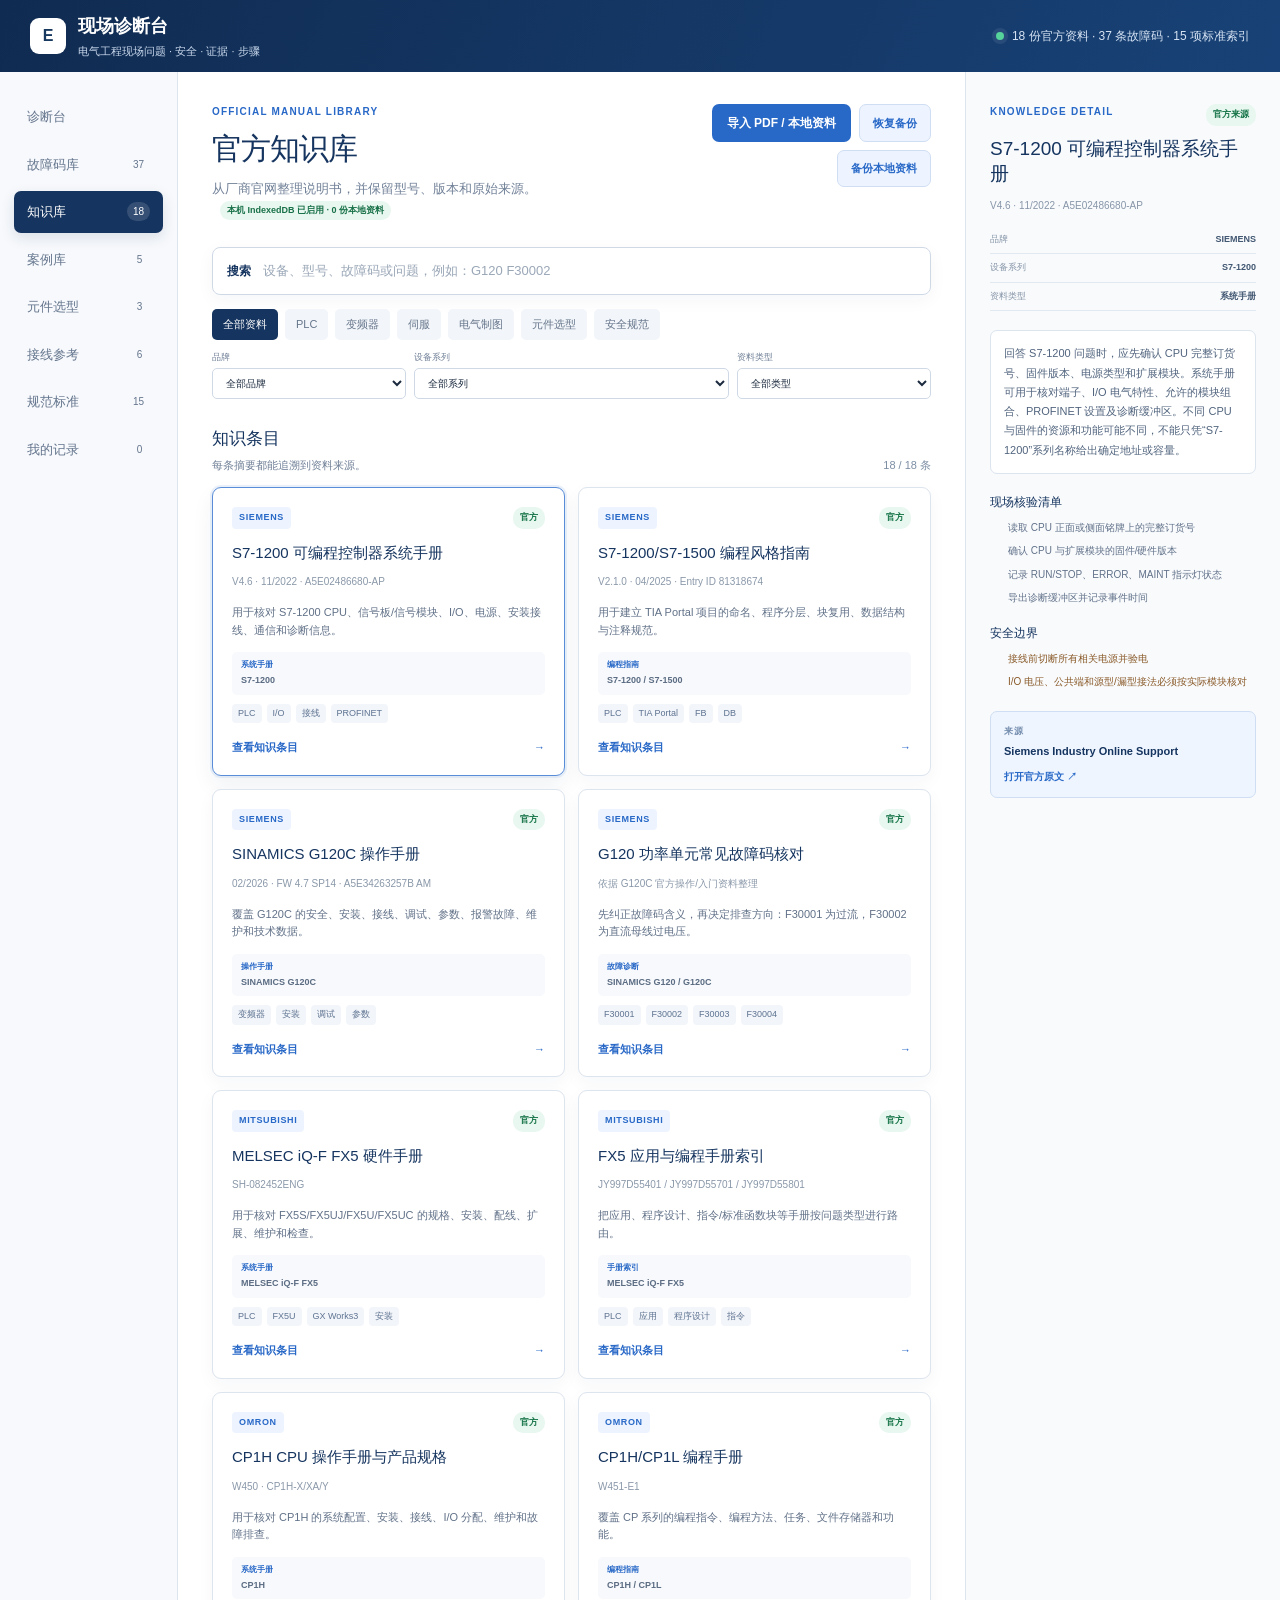
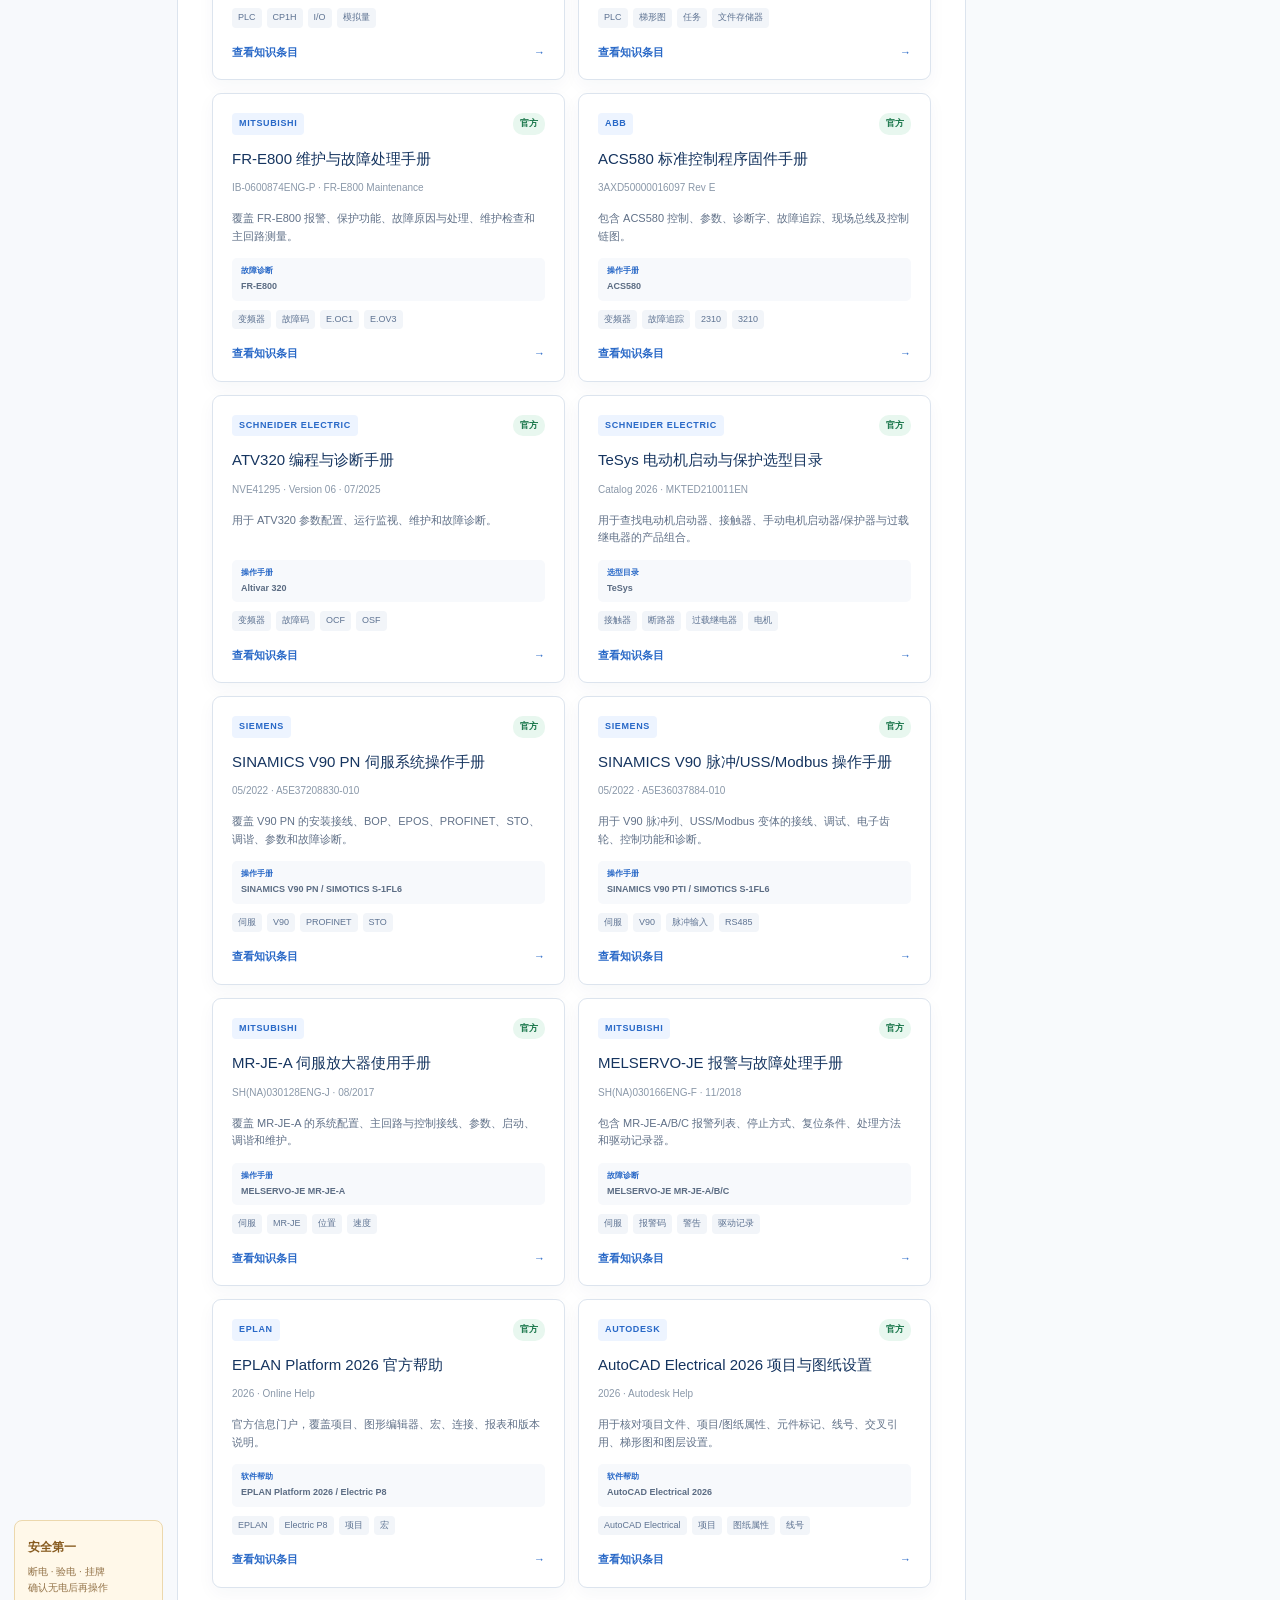
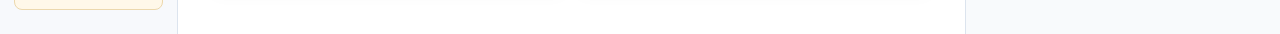
<file: index.html>
<!doctype html>
<html lang="zh-CN">
  <head>
    <meta charset="UTF-8" />
    <meta name="viewport" content="width=device-width, initial-scale=1.0" />
    <meta name="theme-color" content="#15345f" />
    <meta name="description" content="面向电气自动化现场问题的官方知识库、安全诊断与可追溯依据。" />
    <link rel="icon" href="./favicon.svg" />
    <title>现场诊断台</title>
    <script type="module" crossorigin src="./assets/index-B44Z0kne.js"></script>
    <link rel="stylesheet" crossorigin href="./assets/index-DwEhywkQ.css">
  </head>
  <body>
    <div id="root"></div>
  </body>
</html>
</file>
<file: assets/index-DwEhywkQ.css>
/*! tailwindcss v4.2.1 | MIT License | https://tailwindcss.com */
@layer properties{@supports (((-webkit-hyphens:none)) and (not (margin-trim:inline))) or ((-moz-orient:inline) and (not (color:rgb(from red r g b)))){*,:before,:after,::backdrop{--tw-rotate-x:initial;--tw-rotate-y:initial;--tw-rotate-z:initial;--tw-skew-x:initial;--tw-skew-y:initial;--tw-border-style:solid;--tw-shadow:0 0 #0000;--tw-shadow-color:initial;--tw-shadow-alpha:100%;--tw-inset-shadow:0 0 #0000;--tw-inset-shadow-color:initial;--tw-inset-shadow-alpha:100%;--tw-ring-color:initial;--tw-ring-shadow:0 0 #0000;--tw-inset-ring-color:initial;--tw-inset-ring-shadow:0 0 #0000;--tw-ring-inset:initial;--tw-ring-offset-width:0px;--tw-ring-offset-color:#fff;--tw-ring-offset-shadow:0 0 #0000;--tw-outline-style:solid;--tw-blur:initial;--tw-brightness:initial;--tw-contrast:initial;--tw-grayscale:initial;--tw-hue-rotate:initial;--tw-invert:initial;--tw-opacity:initial;--tw-saturate:initial;--tw-sepia:initial;--tw-drop-shadow:initial;--tw-drop-shadow-color:initial;--tw-drop-shadow-alpha:100%;--tw-drop-shadow-size:initial;--tw-backdrop-blur:initial;--tw-backdrop-brightness:initial;--tw-backdrop-contrast:initial;--tw-backdrop-grayscale:initial;--tw-backdrop-hue-rotate:initial;--tw-backdrop-invert:initial;--tw-backdrop-opacity:initial;--tw-backdrop-saturate:initial;--tw-backdrop-sepia:initial}}}@layer theme{:root,:host{--font-sans:ui-sans-serif, system-ui, sans-serif, "Apple Color Emoji", "Segoe UI Emoji", "Segoe UI Symbol", "Noto Color Emoji";--font-mono:ui-monospace, SFMono-Regular, Menlo, Monaco, Consolas, "Liberation Mono", "Courier New", monospace;--spacing:.25rem;--default-font-family:var(--font-sans);--default-mono-font-family:var(--font-mono)}}@layer base{*,:after,:before,::backdrop{box-sizing:border-box;border:0 solid;margin:0;padding:0}::file-selector-button{box-sizing:border-box;border:0 solid;margin:0;padding:0}html,:host{-webkit-text-size-adjust:100%;tab-size:4;line-height:1.5;font-family:var(--default-font-family,ui-sans-serif, system-ui, sans-serif, "Apple Color Emoji", "Segoe UI Emoji", "Segoe UI Symbol", "Noto Color Emoji");font-feature-settings:var(--default-font-feature-settings,normal);font-variation-settings:var(--default-font-variation-settings,normal);-webkit-tap-highlight-color:transparent}hr{height:0;color:inherit;border-top-width:1px}abbr:where([title]){-webkit-text-decoration:underline dotted;text-decoration:underline dotted}h1,h2,h3,h4,h5,h6{font-size:inherit;font-weight:inherit}a{color:inherit;-webkit-text-decoration:inherit;-webkit-text-decoration:inherit;-webkit-text-decoration:inherit;-webkit-text-decoration:inherit;text-decoration:inherit}b,strong{font-weight:bolder}code,kbd,samp,pre{font-family:var(--default-mono-font-family,ui-monospace, SFMono-Regular, Menlo, Monaco, Consolas, "Liberation Mono", "Courier New", monospace);font-feature-settings:var(--default-mono-font-feature-settings,normal);font-variation-settings:var(--default-mono-font-variation-settings,normal);font-size:1em}small{font-size:80%}sub,sup{vertical-align:baseline;font-size:75%;line-height:0;position:relative}sub{bottom:-.25em}sup{top:-.5em}table{text-indent:0;border-color:inherit;border-collapse:collapse}:-moz-focusring{outline:auto}progress{vertical-align:baseline}summary{display:list-item}ol,ul,menu{list-style:none}img,svg,video,canvas,audio,iframe,embed,object{vertical-align:middle;display:block}img,video{max-width:100%;height:auto}button,input,select,optgroup,textarea{font:inherit;font-feature-settings:inherit;font-variation-settings:inherit;letter-spacing:inherit;color:inherit;opacity:1;background-color:#0000;border-radius:0}::file-selector-button{font:inherit;font-feature-settings:inherit;font-variation-settings:inherit;letter-spacing:inherit;color:inherit;opacity:1;background-color:#0000;border-radius:0}:where(select:is([multiple],[size])) optgroup{font-weight:bolder}:where(select:is([multiple],[size])) optgroup option{padding-inline-start:20px}::file-selector-button{margin-inline-end:4px}::placeholder{opacity:1}@supports (not ((-webkit-appearance:-apple-pay-button))) or (contain-intrinsic-size:1px){::placeholder{color:currentColor}@supports (color:color-mix(in lab, red, red)){::placeholder{color:color-mix(in oklab, currentcolor 50%, transparent)}}}textarea{resize:vertical}::-webkit-search-decoration{-webkit-appearance:none}::-webkit-date-and-time-value{min-height:1lh;text-align:inherit}::-webkit-datetime-edit{display:inline-flex}::-webkit-datetime-edit-fields-wrapper{padding:0}::-webkit-datetime-edit{padding-block:0}::-webkit-datetime-edit-year-field{padding-block:0}::-webkit-datetime-edit-month-field{padding-block:0}::-webkit-datetime-edit-day-field{padding-block:0}::-webkit-datetime-edit-hour-field{padding-block:0}::-webkit-datetime-edit-minute-field{padding-block:0}::-webkit-datetime-edit-second-field{padding-block:0}::-webkit-datetime-edit-millisecond-field{padding-block:0}::-webkit-datetime-edit-meridiem-field{padding-block:0}::-webkit-calendar-picker-indicator{line-height:1}:-moz-ui-invalid{box-shadow:none}button,input:where([type=button],[type=reset],[type=submit]){appearance:button}::file-selector-button{appearance:button}::-webkit-inner-spin-button{height:auto}::-webkit-outer-spin-button{height:auto}[hidden]:where(:not([hidden=until-found])){display:none!important}}@layer components;@layer utilities{.invisible{visibility:hidden}.visible{visibility:visible}.absolute{position:absolute}.relative{position:relative}.static{position:static}.start{inset-inline-start:var(--spacing)}.end{inset-inline-end:var(--spacing)}.container{width:100%}@media (width>=40rem){.container{max-width:40rem}}@media (width>=48rem){.container{max-width:48rem}}@media (width>=64rem){.container{max-width:64rem}}@media (width>=80rem){.container{max-width:80rem}}@media (width>=96rem){.container{max-width:96rem}}.block{display:block}.flex{display:flex}.hidden{display:none}.inline{display:inline}.table{display:table}.table-cell{display:table-cell}.transform{transform:var(--tw-rotate-x,) var(--tw-rotate-y,) var(--tw-rotate-z,) var(--tw-skew-x,) var(--tw-skew-y,)}.resize{resize:both}.truncate{text-overflow:ellipsis;white-space:nowrap;overflow:hidden}.border{border-style:var(--tw-border-style);border-width:1px}.italic{font-style:italic}.line-through{text-decoration-line:line-through}.overline{text-decoration-line:overline}.underline{text-decoration-line:underline}.ring{--tw-ring-shadow:var(--tw-ring-inset,) 0 0 0 calc(1px + var(--tw-ring-offset-width)) var(--tw-ring-color,currentcolor);box-shadow:var(--tw-inset-shadow), var(--tw-inset-ring-shadow), var(--tw-ring-offset-shadow), var(--tw-ring-shadow), var(--tw-shadow)}.outline{outline-style:var(--tw-outline-style);outline-width:1px}.blur{--tw-blur:blur(8px);filter:var(--tw-blur,) var(--tw-brightness,) var(--tw-contrast,) var(--tw-grayscale,) var(--tw-hue-rotate,) var(--tw-invert,) var(--tw-saturate,) var(--tw-sepia,) var(--tw-drop-shadow,)}.filter{filter:var(--tw-blur,) var(--tw-brightness,) var(--tw-contrast,) var(--tw-grayscale,) var(--tw-hue-rotate,) var(--tw-invert,) var(--tw-saturate,) var(--tw-sepia,) var(--tw-drop-shadow,)}.filter\!{filter:var(--tw-blur,) var(--tw-brightness,) var(--tw-contrast,) var(--tw-grayscale,) var(--tw-hue-rotate,) var(--tw-invert,) var(--tw-saturate,) var(--tw-sepia,) var(--tw-drop-shadow,)!important}.backdrop-filter{-webkit-backdrop-filter:var(--tw-backdrop-blur,) var(--tw-backdrop-brightness,) var(--tw-backdrop-contrast,) var(--tw-backdrop-grayscale,) var(--tw-backdrop-hue-rotate,) var(--tw-backdrop-invert,) var(--tw-backdrop-opacity,) var(--tw-backdrop-saturate,) var(--tw-backdrop-sepia,);backdrop-filter:var(--tw-backdrop-blur,) var(--tw-backdrop-brightness,) var(--tw-backdrop-contrast,) var(--tw-backdrop-grayscale,) var(--tw-backdrop-hue-rotate,) var(--tw-backdrop-invert,) var(--tw-backdrop-opacity,) var(--tw-backdrop-saturate,) var(--tw-backdrop-sepia,)}}:root{--navy:#15345f;--blue:#2868c7;--blue-soft:#edf4ff;--ink:#1c2b3f;--muted:#718198;--line:#dce4ee}*{box-sizing:border-box}body{color:var(--ink);background:#edf2f8;margin:0;font-family:Inter,Microsoft YaHei,PingFang SC,Arial,sans-serif}button,input{font:inherit}button{cursor:pointer;border:0}.app-shell{background:#fff;min-height:100vh}.topbar{color:#fff;background:linear-gradient(115deg,#102b51,#184277);justify-content:space-between;align-items:center;height:72px;padding:0 30px;display:flex}.brand{align-items:center;gap:12px;display:flex}.brand-mark{color:#17385f;background:#fff;border-radius:9px;place-items:center;width:36px;height:36px;font-weight:900;display:grid}.brand strong{font-size:18px;display:block}.brand small{color:#c9d8ec;margin-top:3px;font-size:11px;display:block}.top-actions{color:#d7e4f4;align-items:center;gap:8px;font-size:12px;display:flex}.online-dot{background:#56d39b;border-radius:50%;width:8px;height:8px;box-shadow:0 0 0 4px #ffffff14}.app-grid{grid-template-columns:178px minmax(560px,1fr) 315px;min-height:calc(100vh - 72px);display:grid}.sidebar{border-right:1px solid var(--line);background:#f7f9fc;flex-direction:column;padding:24px 14px;display:flex}.sidebar nav{gap:6px;display:grid}.sidebar nav button{color:#64758d;text-align:left;background:0 0;border-radius:7px;justify-content:space-between;padding:11px 13px;font-size:13px;display:flex}.sidebar nav button:hover{color:var(--navy);background:#edf3fb}.sidebar nav button.active{color:#fff;background:var(--navy);box-shadow:0 5px 14px #15345f20}.sidebar nav span{text-align:center;background:#ffffff24;border-radius:10px;min-width:21px;padding:2px 6px;font-size:10px}.safety-card{color:#875b1f;background:#fff8e9;border:1px solid #ecd8ad;border-radius:8px;margin-top:auto;padding:13px}.safety-card strong{font-size:12px}.safety-card p{color:#94744a;margin:6px 0 0;font-size:10px;line-height:1.6}.content{min-width:0;padding:32px 34px 46px}.hero-row{justify-content:space-between;align-items:flex-start;gap:20px;display:flex}.eyebrow{color:var(--blue);letter-spacing:.12em;margin:0 0 7px;font-size:10px;font-weight:800}h1{color:var(--navy);letter-spacing:-.03em;margin:0;font-size:30px}.hero-row>div>p:last-child{color:var(--muted);margin:8px 0 0;font-size:13px}.primary-button{color:#fff;background:var(--blue);border-radius:7px;padding:10px 15px;font-size:12px;font-weight:700}.primary-button:disabled{cursor:wait;opacity:.65}.hero-actions{flex-wrap:wrap;justify-content:flex-end;gap:8px;display:flex}.knowledge-actions,.records-actions{max-width:430px}.search-box{border:1px solid #cfd9e6;border-radius:8px;align-items:center;gap:12px;height:48px;margin-top:27px;padding:0 14px;display:flex;box-shadow:0 5px 18px #17365e0b}.search-box span{color:var(--navy);font-size:12px;font-weight:800}.search-box input{min-width:0;color:var(--ink);border:0;outline:0;flex:1;font-size:13px}.search-box input::placeholder{color:#9aa7b7}.filter-row{flex-wrap:wrap;gap:7px;margin-top:14px;display:flex}.filter-row button{color:#65758b;background:#f2f5f9;border-radius:5px;padding:7px 11px;font-size:11px}.filter-row button.selected{color:#fff;background:var(--navy)}.knowledge-toolbar{grid-template-columns:.8fr 1.3fr .8fr;gap:8px;margin-top:11px;display:grid}.knowledge-toolbar label{color:#718198;gap:4px;font-size:9px;display:grid}.knowledge-toolbar select{min-width:0;color:var(--ink);background:#fff;border:1px solid #cfd9e6;border-radius:5px;padding:8px 9px;font-size:10px}.section-title{justify-content:space-between;align-items:flex-end;margin-top:27px;display:flex}.section-title h2{color:var(--navy);margin:0;font-size:17px}.section-title p{color:var(--muted);margin:5px 0 0;font-size:11px}.section-title>span{color:#7c8da3;font-size:11px}.manual-grid{grid-template-columns:repeat(2,minmax(0,1fr));gap:13px;margin-top:14px;display:grid}.manual-card{border:1px solid var(--line);background:#fff;border-radius:9px;min-height:218px;padding:19px;transition:border-color .16s,transform .16s,box-shadow .16s;box-shadow:0 6px 18px #17365e0a}.manual-card:hover{border-color:#a9c2e7;transform:translateY(-1px);box-shadow:0 10px 22px #17365e11}.manual-card.is-selected{border-color:#5a8dd8;box-shadow:0 0 0 2px #2868c718,0 10px 22px #17365e10}.manual-card-top{justify-content:space-between;align-items:center;gap:8px;display:flex}.manual-brand{color:var(--blue);background:var(--blue-soft);letter-spacing:.07em;border-radius:4px;padding:4px 7px;font-size:9px;font-weight:800;display:inline-block}.verified,.unverified{border-radius:10px;padding:4px 7px;font-size:9px;font-weight:800;display:inline-block}.verified{color:#167448;background:#e8f7ef}.unverified{color:#9b631b;background:#fff3dc}.manual-card h3{color:var(--navy);margin:13px 0 4px;font-size:15px}.manual-card small{color:#8a98a9;font-size:10px}.manual-card p{color:#617188;min-height:36px;margin:12px 0;font-size:11px;line-height:1.6}.manual-route{background:#f7f9fc;border-radius:5px;gap:3px;margin-bottom:9px;padding:7px 9px;display:grid}.manual-route span{color:var(--blue);font-size:8px;font-weight:800}.manual-route b{color:#5b6c83;text-overflow:ellipsis;white-space:nowrap;font-size:9px;overflow:hidden}.tag-row{flex-wrap:wrap;gap:5px;display:flex}.tag-row span{color:#5e7392;background:#f2f5f9;border-radius:4px;padding:3px 6px;font-size:9px}.manual-card button{width:100%;color:var(--blue);background:0 0;justify-content:space-between;margin-top:16px;padding:0;font-size:11px;font-weight:700;display:flex}.manual-card-actions{gap:7px;margin-top:16px;display:grid}.manual-card-actions button{margin-top:0}.manual-card-actions .local-delete-button{color:#aa5757;justify-content:flex-start;font-size:9px;font-weight:700}.local-storage-status{border-radius:10px;margin-left:8px;padding:3px 7px;font-size:9px;font-weight:800;display:inline-block}.local-storage-status.loading{color:#6c7f98;background:#f1f4f8}.local-storage-status.ready{color:#197149;background:#e8f7ef}.local-storage-status.unavailable{color:#946223;background:#fff1d7}.fault-library-count{min-width:82px;color:var(--navy);background:var(--blue-soft);text-align:center;border:1px solid #cfdef3;border-radius:8px;padding:10px 13px}.fault-library-count strong{font-size:22px;display:block}.fault-library-count span{color:#6780a2;font-size:9px}.fault-toolbar{justify-content:space-between;align-items:flex-end;gap:12px;display:flex}.fault-toolbar .filter-row{flex:1}.fault-toolbar>label{color:#718198;gap:4px;min-width:135px;font-size:9px;display:grid}.fault-toolbar select{color:var(--ink);background:#fff;border:1px solid #cfd9e6;border-radius:5px;padding:7px 9px;font-size:10px}.wiring-toolbar{justify-content:space-between;align-items:flex-end;gap:12px;display:flex}.wiring-toolbar .filter-row{flex:1}.wiring-toolbar>label{color:#718198;gap:4px;min-width:150px;font-size:9px;display:grid}.wiring-toolbar select{color:var(--ink);background:#fff;border:1px solid #cfd9e6;border-radius:5px;padding:7px 9px;font-size:10px}.fault-grid{grid-template-columns:repeat(2,minmax(0,1fr));gap:13px;margin-top:14px;display:grid}.fault-card{border:1px solid var(--line);background:#fff;border-radius:9px;min-height:258px;padding:18px;transition:border-color .16s,transform .16s,box-shadow .16s;box-shadow:0 6px 18px #17365e0a}.fault-card:hover{border-color:#a9c2e7;transform:translateY(-1px);box-shadow:0 10px 22px #17365e11}.fault-card.is-selected{border-color:#5a8dd8;box-shadow:0 0 0 2px #2868c718,0 10px 22px #17365e10}.fault-card-top{justify-content:space-between;align-items:center;gap:8px;display:flex}.fault-card-top>span{color:var(--blue);background:var(--blue-soft);letter-spacing:.07em;border-radius:4px;padding:4px 7px;font-size:9px;font-weight:800}.fault-card-top small{color:#8795a8;text-overflow:ellipsis;white-space:nowrap;font-size:9px;overflow:hidden}.fault-code-row{justify-content:space-between;align-items:center;gap:8px;margin-top:14px;display:flex}.fault-code-row strong{color:var(--navy);letter-spacing:.01em;font-size:22px}.fault-code-row span{color:#6b577b;background:#f3edf7;border-radius:10px;padding:4px 7px;font-size:8px}.fault-card h3{color:var(--navy);margin:7px 0 0;font-size:14px}.fault-card>p{color:#617188;min-height:52px;margin:10px 0;font-size:10px;line-height:1.65}.fault-meta{background:#f7f9fc;border-radius:5px;gap:3px;padding:8px 10px;display:grid}.fault-meta span{color:#8997a8;font-size:8px}.fault-meta b{color:#50627a;font-size:9px;font-weight:700}.fault-card>button{width:100%;color:var(--blue);background:0 0;justify-content:space-between;margin-top:13px;padding:0;font-size:10px;font-weight:700;display:flex}.wiring-grid{grid-template-columns:repeat(2,minmax(0,1fr));gap:13px;margin-top:14px;display:grid}.wiring-card{border:1px solid var(--line);background:#fff;border-radius:9px;min-height:260px;padding:18px;box-shadow:0 6px 18px #17365e0a}.wiring-card.is-selected{border-color:#5a8dd8;box-shadow:0 0 0 2px #2868c718,0 10px 22px #17365e10}.wiring-card-top{justify-content:space-between;align-items:center;gap:8px;display:flex}.wiring-card-top span{color:#4b6e39;background:#edf6e9;border-radius:4px;padding:4px 7px;font-size:9px;font-weight:800}.wiring-card-top b{color:#7b899b;font-size:8px}.wiring-card h3{color:var(--navy);margin:13px 0 8px;font-size:14px;line-height:1.45}.wiring-card>p{color:#617188;min-height:50px;margin:0;font-size:10px;line-height:1.65}.wiring-mini-flow{align-items:center;gap:4px;margin-top:12px;display:flex;overflow:hidden}.wiring-mini-flow span{align-items:center;gap:4px;min-width:0;display:flex}.wiring-mini-flow i{color:#91a0b2;font-size:9px;font-style:normal}.wiring-mini-flow b{color:#53677f;text-overflow:ellipsis;white-space:nowrap;background:#f3f6fa;border-radius:4px;padding:4px 6px;font-size:8px;overflow:hidden}.wiring-card>button{width:100%;color:var(--blue);background:0 0;justify-content:space-between;margin-top:16px;padding:0;font-size:10px;font-weight:700;display:flex}.wiring-flow{gap:3px;margin:16px 0;display:grid}.wiring-flow div{justify-items:center;gap:3px;display:grid}.wiring-flow span{color:#8ca0b8;font-size:11px}.wiring-flow strong{width:100%;color:var(--navy);text-align:center;background:#edf4ff;border:1px solid #d2e0f2;border-radius:5px;padding:8px 10px;font-size:9px}.connection-list{color:#566981;gap:9px;margin:0;padding-left:19px;font-size:10px;display:grid}.connection-list strong{color:#354e6e;font-size:10px}.connection-list p{margin:3px 0 0;line-height:1.55}.selection-tabs{flex-wrap:wrap;gap:8px;margin-top:25px;display:flex}.selection-tabs button{color:#62738a;background:#f1f4f8;border-radius:6px;padding:9px 13px;font-size:11px;font-weight:700}.selection-tabs button.selected{color:#fff;background:var(--navy)}.selection-notice{color:#42658f;background:#edf5ff;border:1px solid #d2e0f2;border-radius:7px;margin-top:14px;padding:11px 13px}.selection-notice strong{font-size:10px}.selection-notice p{margin:4px 0 0;font-size:9px;line-height:1.55}.selection-form{border:1px solid var(--line);background:#f8fafc;border-radius:8px;grid-template-columns:repeat(3,minmax(0,1fr));gap:10px;margin-top:15px;padding:17px;display:grid}.selection-form label{color:#66778e;gap:5px;min-width:0;font-size:9px;display:grid}.selection-form input,.selection-form select{width:100%;min-width:0;color:var(--ink);background:#fff;border:1px solid #ccd7e5;border-radius:5px;padding:9px 10px;font-size:10px}.selection-form .wide-field{grid-column:span 2}.selection-summary{background:#fff9ef;border:1px solid #ebd7b8;border-radius:7px;gap:5px;margin-top:12px;padding:13px;display:grid}.selection-summary span{color:#a36c2d;font-size:9px;font-weight:800}.selection-summary strong{color:#6e4e2d;font-size:11px}.selection-verdict{border-radius:7px;margin-top:16px;padding:12px;font-size:10px;font-weight:800;line-height:1.55}.selection-verdict.needs-data{color:#8c5e26;background:#fff6e6;border:1px solid #ead3a9}.selection-verdict.ready{color:#197149;background:#eaf7f0;border:1px solid #cbe7d7}.selection-result-panel .assumption-list{color:#8a662f}.selection-result-panel .missing-list{color:#a04444}.case-grid{grid-template-columns:repeat(2,minmax(0,1fr));gap:13px;margin-top:14px;display:grid}.case-card{border:1px solid var(--line);background:#fff;border-radius:9px;min-height:230px;padding:18px;box-shadow:0 6px 18px #17365e0a}.case-card.is-selected{border-color:#5a8dd8;box-shadow:0 0 0 2px #2868c718,0 10px 22px #17365e10}.case-card-top{justify-content:space-between;align-items:center;gap:8px;display:flex}.case-card-top span{color:#8a5d27;background:#fff4df;border-radius:4px;padding:4px 7px;font-size:8px;font-weight:800}.case-card-top b{color:#77879a;font-size:9px}.case-card h3{color:var(--navy);margin:13px 0 8px;font-size:14px}.case-card>p{color:#617188;min-height:50px;margin:0;font-size:10px;line-height:1.65}.case-equipment{flex-wrap:wrap;gap:5px;margin-top:11px;display:flex}.case-equipment span{color:#5e7392;background:#f2f5f9;border-radius:4px;padding:3px 6px;font-size:8px}.case-card>button{width:100%;color:var(--blue);background:0 0;justify-content:space-between;margin-top:15px;padding:0;font-size:10px;font-weight:700;display:flex}.case-load-button{width:100%;margin-top:20px}.standards-notice{color:#6e542b;background:#fff9ed;border:1px solid #ead8b5;border-radius:7px;margin-top:18px;padding:12px 14px}.standards-notice strong{font-size:10px}.standards-notice p{margin:5px 0 0;font-size:9px;line-height:1.6}.standard-toolbar{justify-content:space-between;align-items:flex-end;gap:12px;display:flex}.standard-toolbar .filter-row{flex:1}.standard-toolbar>label{color:#718198;gap:4px;min-width:150px;font-size:9px;display:grid}.standard-toolbar select{color:var(--ink);background:#fff;border:1px solid #cfd9e6;border-radius:5px;padding:7px 9px;font-size:10px}.standards-grid{grid-template-columns:repeat(2,minmax(0,1fr));gap:13px;margin-top:14px;display:grid}.standard-card{border:1px solid var(--line);background:#fff;border-radius:9px;min-height:282px;padding:18px;transition:border-color .16s,transform .16s,box-shadow .16s;box-shadow:0 6px 18px #17365e0a}.standard-card:hover{border-color:#a9c2e7;transform:translateY(-1px);box-shadow:0 10px 22px #17365e11}.standard-card.is-selected{border-color:#5a8dd8;box-shadow:0 0 0 2px #2868c718,0 10px 22px #17365e10}.standard-card-top{justify-content:space-between;align-items:center;gap:8px;display:flex}.standard-card-top span{color:#315f92;background:#edf5ff;border-radius:4px;padding:4px 7px;font-size:8px;font-weight:800}.standard-card-top b{color:#167448;background:#e8f7ef;border-radius:10px;padding:4px 7px;font-size:8px}.standard-code{color:var(--blue);overflow-wrap:anywhere;margin-top:15px;font-size:17px;font-weight:900;line-height:1.35}.standard-card h3{color:var(--navy);overflow-wrap:anywhere;margin:7px 0 0;font-size:13px;line-height:1.5}.standard-card>p{color:#617188;min-height:64px;margin:10px 0;font-size:10px;line-height:1.65}.standard-meta{background:#f7f9fc;border-radius:5px;justify-content:space-between;align-items:center;gap:8px;padding:8px 10px;display:flex}.standard-meta span{color:#536b8b;font-size:8px;font-weight:800}.standard-meta b{color:#7b899b;text-align:right;font-size:8px}.standard-card>button{width:100%;color:var(--blue);background:0 0;justify-content:space-between;margin-top:14px;padding:0;font-size:10px;font-weight:700;display:flex}.standard-detail-code{color:var(--blue);overflow-wrap:anywhere;margin-top:10px;font-size:20px;font-weight:900;line-height:1.35}.related-standard-list{flex-wrap:wrap;gap:5px;display:flex}.related-standard-list span{color:#4f6684;background:#edf3fa;border:1px solid #dae4ef;border-radius:5px;padding:5px 7px;font-size:8px;line-height:1.35}.session-warning{color:#875b1f;background:#fff8e9;border:1px solid #ecd8ad;border-radius:8px;margin-top:22px;padding:14px}.session-warning strong{font-size:11px}.session-warning p{margin:5px 0 0;font-size:9px;line-height:1.55}.record-list{gap:10px;margin-top:16px;display:grid}.record-list article{border:1px solid var(--line);background:#fff;border-radius:8px;justify-content:space-between;gap:20px;padding:16px;display:flex}.record-list span{color:#8795a8;font-size:8px}.record-list h3{color:var(--navy);margin:5px 0;font-size:13px}.record-list p{color:#617188;-webkit-line-clamp:2;-webkit-box-orient:vertical;max-width:700px;margin:0;font-size:9px;line-height:1.5;display:-webkit-box;overflow:hidden}.record-list article>b{color:#52719a;flex:none;font-size:9px}.record-count{background:#edf5ff;border:1px solid #d2e0f2;border-radius:8px;justify-items:center;margin-top:18px;padding:20px;display:grid}.record-count strong{color:var(--navy);font-size:32px}.record-count span{color:#6c82a0;font-size:9px}.danger-text-button{color:#b14c4c;background:#fff1f1;border:1px solid #eed0d0;border-radius:6px;width:100%;margin-top:22px;padding:9px;font-size:10px;font-weight:700}.save-result-button{color:#fff;background:var(--blue);border-radius:6px;width:100%;margin-top:14px;padding:9px;font-size:10px;font-weight:800}.rightbar{border-left:1px solid var(--line);background:#f8fafc;padding:32px 24px}.source-panel,.correction-card{border:1px solid var(--line);background:#fff;border-radius:9px;padding:20px}.source-panel h2{color:var(--navy);margin:0;font-size:17px}.source-panel ol{gap:18px;margin:21px 0 0;padding:0;list-style:none;display:grid}.source-panel li{gap:10px;display:flex}.source-panel li>span{width:24px;height:24px;color:var(--blue);background:var(--blue-soft);border-radius:50%;flex:0 0 24px;place-items:center;font-size:10px;font-weight:800;display:grid}.source-panel strong{font-size:12px}.source-panel li p{color:var(--muted);margin:4px 0 0;font-size:10px;line-height:1.5}.correction-card{color:#724a22;background:#fff9ef;border-color:#ebd7b8;margin-top:14px}.correction-card>span{color:#b77a2d;letter-spacing:.08em;font-size:9px;font-weight:800;display:block}.correction-card strong{margin-top:9px;font-size:14px;display:block}.correction-card p{margin:7px 0 0;font-size:11px;line-height:1.6}.detail-panel{min-width:0}.detail-panel h2{color:var(--navy);margin:10px 0 5px;font-size:19px;line-height:1.35}.detail-panel>small{color:#8795a8;font-size:10px}.detail-status{justify-content:flex-end;margin-top:-22px;display:flex}.detail-copy{color:#51647e;border:1px solid var(--line);background:#fff;border-radius:7px;margin:19px 0;padding:13px;font-size:11px;line-height:1.75}.detail-panel h3{color:var(--navy);margin:18px 0 9px;font-size:12px}.detail-panel ul{color:#62728a;gap:8px;margin:0;padding-left:18px;font-size:10px;line-height:1.55;display:grid}.detail-panel .caution-list{color:#8a5a29}.detail-source{background:#eef5ff;border:1px solid #cfdef3;border-radius:7px;gap:5px;margin-top:21px;padding:13px;display:grid}.detail-source span{color:#7890b0;letter-spacing:.08em;font-size:9px;font-weight:800}.detail-source strong{color:var(--navy);font-size:11px}.detail-source small{color:#647a98;font-size:9px;line-height:1.5}.detail-source a{color:var(--blue);margin-top:4px;font-size:10px;font-weight:700;text-decoration:none}.fault-detail-code{color:var(--blue);letter-spacing:.02em;margin-top:10px;font-size:30px;font-weight:900}.fault-facts{gap:7px;margin-top:17px;display:grid}.fault-facts>div{border-bottom:1px solid #e2e8f0;justify-content:space-between;gap:14px;padding-bottom:7px;display:flex}.fault-facts span{color:#8795a8;font-size:9px}.fault-facts strong{color:#425772;text-align:right;font-size:9px}.fault-detail ol{color:#53657d;gap:8px;margin:0;padding-left:19px;font-size:10px;line-height:1.55;display:grid}.empty-state{color:#718198;text-align:center;background:#f8fafc;border:1px dashed #ccd7e5;border-radius:8px;margin-top:16px;padding:42px 20px}.empty-state strong{color:var(--navy);font-size:14px}.empty-state p{margin:7px 0 0;font-size:11px}.secondary-button{color:var(--blue);background:var(--blue-soft);border:1px solid #cfdef3;border-radius:7px;padding:9px 13px;font-size:11px;font-weight:700}.question-composer{margin-top:24px;position:relative}.question-composer textarea{resize:vertical;width:100%;min-height:190px;color:var(--ink);font:inherit;background:#fff;border:1px solid #ccd7e5;border-radius:8px;outline:0;padding:16px;font-size:13px;line-height:1.75}.question-composer textarea:focus{border-color:#6190d4;box-shadow:0 0 0 3px #2868c714}.question-composer span{color:#95a2b2;font-size:9px;position:absolute;bottom:10px;right:12px}.equipment-heading{justify-content:space-between;align-items:flex-end;gap:14px;margin-top:22px;display:flex}.equipment-heading h2{color:var(--navy);margin:0;font-size:16px}.equipment-heading p{color:var(--muted);margin:4px 0 0;font-size:10px}.equipment-heading button{color:var(--blue);background:0 0;padding:7px 10px;font-size:11px;font-weight:700}.equipment-table-wrap{border:1px solid var(--line);border-radius:7px;margin-top:11px;overflow:hidden}.equipment-table-wrap table{border-collapse:collapse;width:100%;font-size:11px}.equipment-table-wrap th{color:#73839a;text-align:left;letter-spacing:.03em;background:#f5f7fa;padding:9px 11px;font-size:9px;font-weight:800}.equipment-table-wrap td{border-top:1px solid #e6ebf1;padding:11px}.equipment-table-wrap td button{color:#c24d4d;background:0 0;font-size:10px}.device-form{background:#f5f8fc;border:1px solid #d8e2ef;border-radius:7px;grid-template-columns:.8fr 1.1fr 1.2fr auto;gap:7px;margin-top:9px;padding:11px;display:grid}.device-form select,.device-form input{width:100%;min-width:0;color:var(--ink);background:#fff;border:1px solid #cfd9e6;border-radius:5px;padding:8px 9px;font-size:10px}.model-field{gap:5px;display:grid}.evidence-row{color:#7c8ba0;background:#fafbfd;border:1px dashed #c9d5e4;border-radius:7px;align-items:center;gap:10px;margin-top:17px;padding:11px 13px;font-size:10px;display:flex}.evidence-row button{color:var(--blue);background:0 0;font-size:11px;font-weight:700}.deepseek-config{background:linear-gradient(145deg,#f5f9ff,#fff);border:1px solid #cadbf0;border-radius:9px;margin-top:17px;padding:17px;box-shadow:0 7px 22px #17365e0b}.deepseek-config-head{justify-content:space-between;align-items:flex-start;gap:14px;display:flex}.deepseek-config-head span{color:var(--blue);letter-spacing:.11em;font-size:8px;font-weight:900;display:block}.deepseek-config-head h2{color:var(--navy);margin:5px 0 0;font-size:15px}.deepseek-config-head>b{border-radius:11px;flex:none;padding:4px 8px;font-size:8px}.deepseek-config-head .configured{color:#167448;background:#e8f7ef}.deepseek-config-head .not-configured{color:#946223;background:#fff1d7}.deepseek-key-row{gap:7px;margin-top:13px;display:flex}.deepseek-key-row input{min-width:0;color:var(--ink);background:#fff;border:1px solid #c8d6e8;border-radius:6px;outline:0;flex:1;padding:10px 11px;font-size:11px}.deepseek-key-row input:focus{border-color:#6190d4;box-shadow:0 0 0 3px #2868c714}.deepseek-key-row button{color:#a34949;background:#fff0f0;border-radius:6px;padding:0 11px;font-size:9px;font-weight:800}.deepseek-mode-row{align-items:center;gap:12px;margin-top:11px;display:flex}.deepseek-mode-row>span{color:#6c7e95;flex:none;font-size:9px;font-weight:800}.deepseek-mode-row>div{flex:1;grid-template-columns:repeat(2,minmax(0,1fr));gap:6px;display:grid}.deepseek-mode-row button{color:#5f7188;text-align:left;background:#fff;border:1px solid #d3deeb;border-radius:6px;justify-content:space-between;align-items:center;gap:7px;padding:8px 10px;display:flex}.deepseek-mode-row button.selected{color:var(--navy);background:#eaf3ff;border-color:#6e9ddd;box-shadow:0 0 0 2px #2868c710}.deepseek-mode-row button b{font-size:10px}.deepseek-mode-row button small{color:#8392a5;font-size:8px}.deepseek-check{color:#607189;align-items:flex-start;gap:8px;margin-top:11px;font-size:9px;line-height:1.55;display:flex}.deepseek-check input{accent-color:var(--blue);flex:none;margin-top:1px}.deepseek-check.consent{color:#425f82;background:#edf5ff;border-radius:6px;padding:9px 10px}.deepseek-config>p{color:#78879a;margin:11px 0 0;font-size:8px;line-height:1.65}.deepseek-config>p a{color:var(--blue);margin-left:5px;font-weight:800;text-decoration:none;display:inline-block}.diagnosis-actions{grid-template-columns:minmax(0,1.5fr) minmax(150px,.7fr);gap:8px;margin-top:17px;display:grid}.start-button{color:#fff;background:var(--navy);border-radius:7px;width:100%;min-height:47px;margin-top:17px;font-size:14px;font-weight:800;box-shadow:0 6px 16px #15345f20}.start-button:disabled{cursor:wait;opacity:.7}.diagnosis-actions .start-button{margin-top:0}.local-diagnosis-button{color:#315f92;background:#edf5ff;border:1px solid #cfdef3;border-radius:7px;min-height:47px;padding:8px 12px;font-size:10px;font-weight:800}.local-diagnosis-button:disabled{cursor:wait;opacity:.65}.disclaimer{color:#8a97a8;text-align:center;margin:9px 0 0;font-size:9px}.ai-error{color:#8e3f3f;background:#fff2f2;border:1px solid #edcece;border-radius:7px;margin-top:16px;padding:13px 14px}.ai-error strong{font-size:11px}.ai-error p{margin:5px 0 9px;font-size:10px;line-height:1.55}.ai-error button{color:#315f92;background:#fff;border:1px solid #d4dfec;border-radius:5px;padding:6px 9px;font-size:9px;font-weight:800}.diagnosis-result{background:#fff;border:1px solid #cfdced;border-radius:9px;margin-top:22px;padding:20px;box-shadow:0 8px 24px #17365e0c}.result-top{color:#19744b;justify-content:space-between;align-items:center;gap:10px;font-size:9px;font-weight:800;display:flex}.result-top b{color:#6e8097}.diagnosis-result h2{color:var(--navy);margin:12px 0 7px;font-size:17px;line-height:1.45}.diagnosis-result>p{color:#607189;margin:0;font-size:11px;line-height:1.7}.diagnosis-result ol{color:#40536d;gap:8px;margin:15px 0;padding-left:20px;font-size:11px;line-height:1.6;display:grid}.result-sources{border-top:1px solid #e3e9f0;gap:6px;padding-top:13px;display:grid}.result-sources strong{color:#77889d;letter-spacing:.06em;font-size:9px}.result-sources a{color:var(--blue);font-size:10px;text-decoration:none}.ai-diagnosis-result{padding:22px}.ai-result-status{justify-content:space-between;align-items:center;gap:10px;margin-top:13px;display:flex}.ai-result-status>span{border-radius:12px;padding:5px 9px;font-size:9px;font-weight:900}.ai-result-status>span.continue{color:#167448;background:#e8f7ef}.ai-result-status>span.needs-info{color:#946223;background:#fff1d7}.ai-result-status>span.stop{color:#a43f3f;background:#ffe6e6}.ai-result-status small{color:#8795a8;font-size:8px}.ai-section{border-top:1px solid #e2e9f1;margin-top:19px;padding-top:16px}.ai-section h3,.follow-up-box h3{color:var(--navy);margin:0 0 9px;font-size:12px}.ai-section>ul{color:#53677f;gap:7px;margin:0;padding-left:18px;font-size:10px;line-height:1.65;display:grid}.missing-grid,.cause-grid{gap:8px;display:grid}.missing-grid article{color:#765525;background:#fff8e9;border:1px solid #ead8b5;border-radius:7px;padding:11px 12px}.missing-grid strong{font-size:10px}.missing-grid p{color:#8b704b;margin:5px 0 0;font-size:9px;line-height:1.55}.cause-grid article{background:#f8fafc;border:1px solid #dce5ef;border-radius:7px;padding:12px}.cause-grid article>div:first-child{justify-content:space-between;align-items:flex-start;gap:10px;display:flex}.cause-grid strong{color:#354e6e;font-size:11px;line-height:1.45}.cause-grid p{color:#63758b;margin:7px 0 0;font-size:9px;line-height:1.6}.likelihood{border-radius:9px;flex:none;padding:3px 6px;font-size:8px;font-weight:900}.likelihood-高{color:#a43f3f;background:#ffe8e8}.likelihood-中{color:#936322;background:#fff1d7}.likelihood-低{color:#47719c;background:#eaf3ff}.source-chips{flex-wrap:wrap;margin-top:8px;gap:5px!important;display:flex!important}.source-chips a{color:var(--blue);background:#edf4ff;border-radius:4px;padding:3px 6px;font-size:7px;font-weight:800;text-decoration:none}.ai-step-list{list-style:none;gap:10px!important;margin:0!important;padding:0!important;display:grid!important}.ai-step-list>li{background:#f8fafc;border:1px solid #dce5ef;border-radius:7px;gap:10px;padding:12px;display:flex}.ai-step-list>li>span{color:#fff;background:var(--navy);border-radius:50%;flex:0 0 24px;place-items:center;width:24px;height:24px;font-size:9px;font-weight:900;display:grid}.ai-step-list>li>div{min-width:0}.ai-step-list strong{color:#354e6e;font-size:10px;line-height:1.55}.ai-step-list p{color:#63758b;margin:6px 0 0;font-size:9px;line-height:1.55}.ai-step-list p b{color:#4c6079}.ai-step-list .stop-condition{color:#9d4949}.ai-two-column{grid-template-columns:repeat(2,minmax(0,1fr));gap:10px;display:grid}.safety-boundaries{color:#765525;background:#fff8e9;border:1px solid #ead8b5;border-radius:7px;padding:13px}.uncertainty-list{background:#f4f7fb;border:1px solid #dce5ef;border-radius:7px;padding:13px}.safety-boundaries>ul,.uncertainty-list>ul{padding-left:15px;font-size:9px}.follow-up-box{background:#edf5ff;border:1px solid #cfdef3;border-radius:8px;margin-top:18px;padding:14px}.follow-up-box>p{color:#61758e;margin:0;font-size:9px;line-height:1.55}.follow-up-box textarea{resize:vertical;width:100%;min-height:105px;color:var(--ink);font:inherit;background:#fff;border:1px solid #c9d7e8;border-radius:6px;outline:0;margin-top:10px;padding:10px;font-size:10px;line-height:1.6}.follow-up-box button{color:#fff;background:var(--blue);border-radius:6px;width:100%;margin-top:8px;padding:9px;font-size:10px;font-weight:800}.follow-up-box button:disabled{cursor:not-allowed;opacity:.55}.ai-source-list{gap:7px;display:grid}.ai-source-list a{color:inherit;background:#f7f9fc;border:1px solid #dfe7f0;border-radius:6px;gap:3px;padding:9px 10px;text-decoration:none;display:grid}.ai-source-list a:hover{border-color:#91b1dd}.ai-source-list b{color:var(--blue);font-size:8px}.ai-source-list span{color:#405773;font-size:9px;font-weight:800;line-height:1.45}.ai-source-list small{color:#8290a2;font-size:8px;line-height:1.45}.cited-evidence>p{color:#815020;background:#fff7e7;border-radius:6px;margin:0;padding:10px;font-size:9px;line-height:1.55}.safety-panel h2{color:var(--navy);margin:0;font-size:18px}.risk-card{color:#815020;background:#fff7e7;border:1px solid #ead4aa;border-radius:7px;margin-top:16px;padding:14px}.risk-card span{color:#9b5b1b;background:#ffe6bb;border-radius:10px;padding:3px 7px;font-size:9px;font-weight:800;display:inline-block}.risk-card p{margin:8px 0 0;font-size:10px;line-height:1.6}.check-row{color:#51647e;align-items:flex-start;gap:8px;margin-top:15px;font-size:10px;line-height:1.55;display:flex}.check-row input{accent-color:var(--blue);margin-top:1px}.context-note{color:#315f92;background:#edf5ff;border:1px solid #cedff4;border-radius:7px;margin-top:20px;padding:14px}.context-note strong{font-size:11px}.context-note p{margin:6px 0 0;font-size:10px;line-height:1.6}.toast{z-index:20;color:#fff;background:#203858;border-radius:6px;max-width:520px;padding:10px 15px;font-size:11px;position:fixed;bottom:24px;left:50%;transform:translate(-50%);box-shadow:0 8px 22px #10233a30}.visually-hidden{clip:rect(0, 0, 0, 0);white-space:nowrap;border:0;width:1px;height:1px;margin:-1px;padding:0;position:absolute;overflow:hidden}@media (width<=1120px){.app-grid{grid-template-columns:160px minmax(520px,1fr)}.rightbar{border-top:1px solid var(--line);border-left:0;grid-column:2}}@media (width<=760px){.topbar{padding:0 16px}.brand small,.top-actions{display:none}.app-grid{display:block}.sidebar{border-right:0;border-bottom:1px solid var(--line);padding:10px}.sidebar nav{display:flex;overflow-x:auto}.sidebar nav button{flex:none}.safety-card{display:none}.content,.rightbar{padding:24px 16px}.manual-grid,.fault-grid,.wiring-grid{grid-template-columns:1fr}.fault-toolbar{display:block}.fault-toolbar>label{margin-top:10px}.wiring-toolbar{display:block}.wiring-toolbar>label{margin-top:10px}.knowledge-toolbar,.selection-form{grid-template-columns:1fr}.selection-form .wide-field{grid-column:auto}.case-grid,.standards-grid{grid-template-columns:1fr}.standard-toolbar{display:block}.standard-toolbar>label{margin-top:10px}.device-form{grid-template-columns:1fr}.evidence-row{flex-direction:column;align-items:flex-start}.deepseek-config{padding:14px}.deepseek-key-row{align-items:stretch}.deepseek-key-row input,.follow-up-box textarea{font-size:16px}.deepseek-mode-row{flex-direction:column;align-items:flex-start}.deepseek-mode-row>div{width:100%}.deepseek-mode-row button{display:grid}.diagnosis-actions,.ai-two-column{grid-template-columns:1fr}.ai-result-status{flex-direction:column;align-items:flex-start}}@property --tw-rotate-x{syntax:"*";inherits:false}@property --tw-rotate-y{syntax:"*";inherits:false}@property --tw-rotate-z{syntax:"*";inherits:false}@property --tw-skew-x{syntax:"*";inherits:false}@property --tw-skew-y{syntax:"*";inherits:false}@property --tw-border-style{syntax:"*";inherits:false;initial-value:solid}@property --tw-shadow{syntax:"*";inherits:false;initial-value:0 0 #0000}@property --tw-shadow-color{syntax:"*";inherits:false}@property --tw-shadow-alpha{syntax:"<percentage>";inherits:false;initial-value:100%}@property --tw-inset-shadow{syntax:"*";inherits:false;initial-value:0 0 #0000}@property --tw-inset-shadow-color{syntax:"*";inherits:false}@property --tw-inset-shadow-alpha{syntax:"<percentage>";inherits:false;initial-value:100%}@property --tw-ring-color{syntax:"*";inherits:false}@property --tw-ring-shadow{syntax:"*";inherits:false;initial-value:0 0 #0000}@property --tw-inset-ring-color{syntax:"*";inherits:false}@property --tw-inset-ring-shadow{syntax:"*";inherits:false;initial-value:0 0 #0000}@property --tw-ring-inset{syntax:"*";inherits:false}@property --tw-ring-offset-width{syntax:"<length>";inherits:false;initial-value:0}@property --tw-ring-offset-color{syntax:"*";inherits:false;initial-value:#fff}@property --tw-ring-offset-shadow{syntax:"*";inherits:false;initial-value:0 0 #0000}@property --tw-outline-style{syntax:"*";inherits:false;initial-value:solid}@property --tw-blur{syntax:"*";inherits:false}@property --tw-brightness{syntax:"*";inherits:false}@property --tw-contrast{syntax:"*";inherits:false}@property --tw-grayscale{syntax:"*";inherits:false}@property --tw-hue-rotate{syntax:"*";inherits:false}@property --tw-invert{syntax:"*";inherits:false}@property --tw-opacity{syntax:"*";inherits:false}@property --tw-saturate{syntax:"*";inherits:false}@property --tw-sepia{syntax:"*";inherits:false}@property --tw-drop-shadow{syntax:"*";inherits:false}@property --tw-drop-shadow-color{syntax:"*";inherits:false}@property --tw-drop-shadow-alpha{syntax:"<percentage>";inherits:false;initial-value:100%}@property --tw-drop-shadow-size{syntax:"*";inherits:false}@property --tw-backdrop-blur{syntax:"*";inherits:false}@property --tw-backdrop-brightness{syntax:"*";inherits:false}@property --tw-backdrop-contrast{syntax:"*";inherits:false}@property --tw-backdrop-grayscale{syntax:"*";inherits:false}@property --tw-backdrop-hue-rotate{syntax:"*";inherits:false}@property --tw-backdrop-invert{syntax:"*";inherits:false}@property --tw-backdrop-opacity{syntax:"*";inherits:false}@property --tw-backdrop-saturate{syntax:"*";inherits:false}@property --tw-backdrop-sepia{syntax:"*";inherits:false}
</file>
